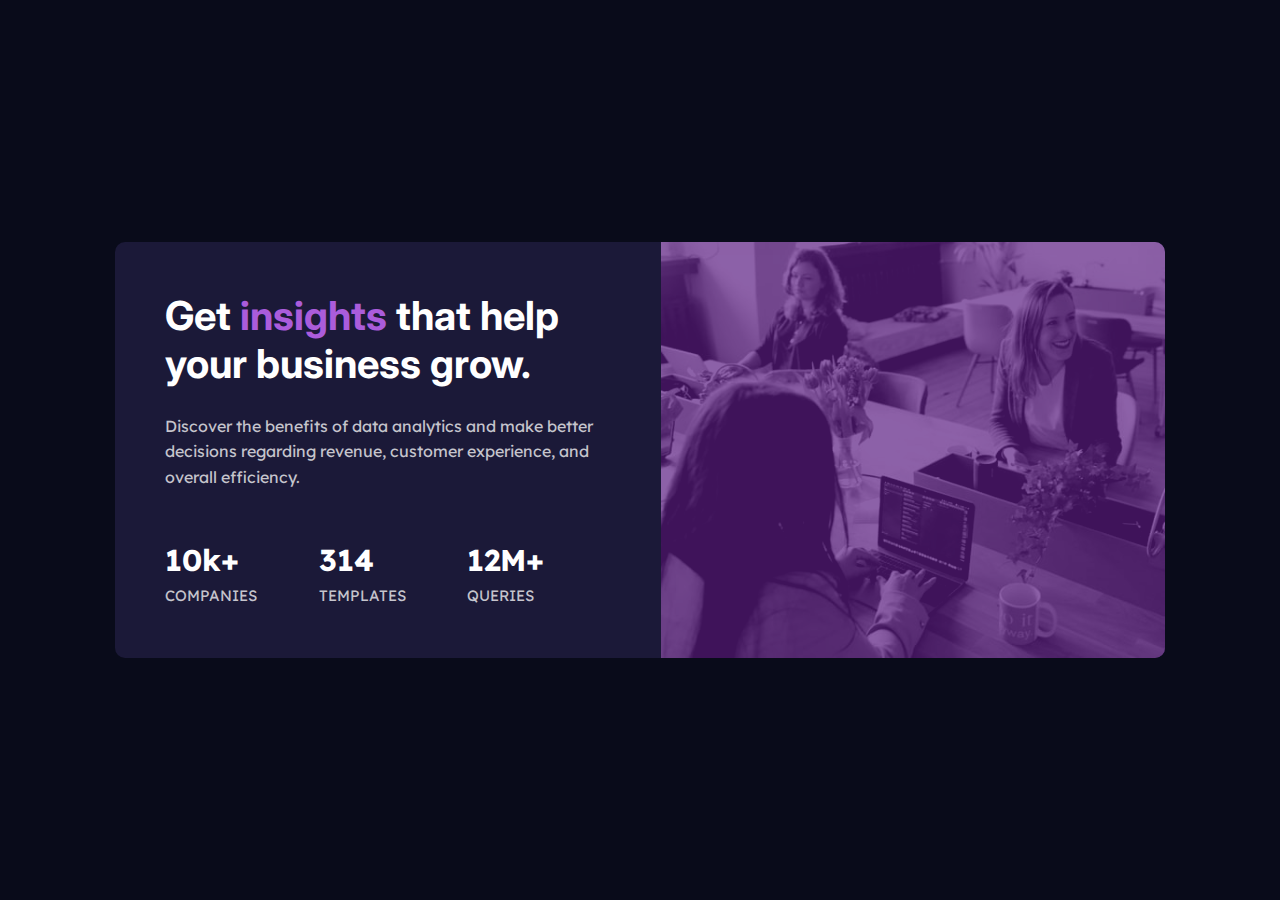
<file: index.html>
<!DOCTYPE html>
<html lang="en">
	<head>
		<meta charset="UTF-8" />
		<meta name="viewport" content="width=device-width, initial-scale=1.0" />
		<!-- displays site properly based on user's device -->
		<!-- Fonts -->
		<link rel="preconnect" href="https://fonts.gstatic.com" />
		<link
			href="https://fonts.googleapis.com/css2?family=Inter:wght@400;700&family=Lexend+Deca&display=swap"
			rel="stylesheet"
		/>
		<!-- CSS -->
		<link rel="stylesheet" href="css/main.css" />
		<link rel="icon" type="image/png" sizes="32x32" href="./images/favicon-32x32.png" />
		<title>Frontend Mentor | Stats preview card component</title>
	</head>
	<body>
		<main>
			<div class="container">
				<div class="card-preview">
					<section class="card-preview__img">
						<img
							srcset="img/image-header-desktop.jpg, img/image-header-mobile.jpg"
							src="img/image-header-desktop.jpg"
							alt="People in a co-working space"
						/>
					</section>
					<section class="card-preview__content">
						<h1 class="card-preview__title">
							Get <span class="highlight">insights</span> that help your business grow.
						</h1>
						<p class="card-preview__text">
							Discover the benefits of data analytics and make better decisions regarding revenue,
							customer experience, and overall efficiency.
						</p>
						<div class="card-preview__stats">
							<div class="card-preview__stats--icon">
								<p class="card-preview__stats--title">10k+</p>
								<p class="card-preview__stats--text">companies</p>
							</div>
							<div class="card-preview__stats--icon">
								<p class="card-preview__stats--title">314</p>
								<p class="card-preview__stats--text">templates</p>
							</div>
							<div class="card-preview__stats--icon">
								<p class="card-preview__stats--title">12M+</p>
								<p class="card-preview__stats--text">queries</p>
							</div>
						</div>
					</section>
				</div>
			</div>
		</main>
	</body>
</html>
</file>
<file: css/main.css>
@charset "UTF-8";
*,
*:before,
*:after {
  -webkit-box-sizing: inherit;
          box-sizing: inherit;
}

html {
  -webkit-box-sizing: border-box;
          box-sizing: border-box;
  font-size: 16px;
}

body {
  margin: 0;
  background-color: #090b1a;
}

img {
  max-width: 100%;
  display: block;
}

@media (min-width: 720px) {
  html {
    font-size: 18px;
  }
}

@media (min-width: 1140px) {
  html {
    font-size: 20px;
  }
}

body {
  font-family: "Lexend Deca", sans-serif;
  line-height: 1.6;
}

h1,
h2,
h3,
h4,
h5,
h6 {
  font-family: "Inter", serif;
}

.highlight {
  color: #aa5cdb;
}

.btn {
  display: inline-block;
  padding: 0.75rem 1.5rem;
  border-radius: 0;
  text-transform: uppercase;
  letter-spacing: 0.1rem;
  font-weight: 600;
  border: 2px solid black;
}

.btn__primary {
  background-color: white;
  color: black;
}

.btn__primary:hover, .btn__primary:focus, .btn__primary:active {
  background-color: black;
  color: white;
}

.btn__primary:focus {
  -webkit-box-shadow: 0 0 0 0.25rem white;
          box-shadow: 0 0 0 0.25rem white;
}

.card-preview {
  background-color: #1b1938;
  color: white;
  border-radius: 10px;
  max-width: 540px;
  margin: 0 auto;
}

.card-preview__content {
  display: -webkit-box;
  display: -ms-flexbox;
  display: flex;
  padding: 2.5rem 3.5rem;
}

.card-preview__img {
  background: #5b1c82;
  overflow: hidden;
}

.card-preview__img img {
  -o-object-fit: cover;
     object-fit: cover;
  opacity: 0.3;
  -webkit-filter: contrast(1.2);
          filter: contrast(1.2);
}

.card-preview__img,
.card.preview__img img {
  border-top-left-radius: 10px;
  border-top-right-radius: 10px;
}

.card-preview__content {
  display: -webkit-box;
  display: -ms-flexbox;
  display: flex;
  -webkit-box-orient: vertical;
  -webkit-box-direction: normal;
      -ms-flex-direction: column;
          flex-direction: column;
  text-align: center;
}

.card-preview__title {
  font-size: 1.75rem;
  line-height: 1.2;
  margin-bottom: 0.5rem;
  margin-top: 0;
}

.card-preview__text {
  color: rgba(255, 255, 255, 0.75);
  font-size: 0.95rem;
}

.card-preview__stats--title {
  color: white;
  font-size: 1.5rem;
  margin-bottom: 0;
  font-weight: 700;
}

.card-preview__stats--text {
  color: rgba(255, 255, 255, 0.75);
  margin: 0;
  text-transform: uppercase;
  font-size: 0.75rem;
  font-weight: 400;
}

@media (min-width: 1000px) {
  .card-preview {
    display: -webkit-box;
    display: -ms-flexbox;
    display: flex;
    -webkit-box-orient: horizontal;
    -webkit-box-direction: reverse;
        -ms-flex-direction: row-reverse;
            flex-direction: row-reverse;
    max-height: 350px;
    max-width: 1050px;
  }
  .card-preview__content {
    width: 52%;
  }
  .card-preview__img {
    width: 48%;
  }
  .card-preview__content {
    padding: 1.8rem 2.5rem;
  }
  .card-preview__title, .card-preview__text, .card-preview__stats--icon {
    text-align: start;
  }
  .card-preview__title {
    margin-top: 0;
    font-size: 2rem;
  }
  .card-preview__text {
    font-size: 0.8rem;
    max-width: 430px;
  }
  .card-preview__stats {
    display: -webkit-box;
    display: -ms-flexbox;
    display: flex;
    -webkit-box-orient: horizontal;
    -webkit-box-direction: normal;
        -ms-flex-direction: row;
            flex-direction: row;
    -webkit-box-pack: justify;
        -ms-flex-pack: justify;
            justify-content: space-between;
    width: 85%;
  }
  .card-preview__img,
  .card.preview__img img {
    border-bottom-right-radius: 10px;
    border-top-right-radius: 10px;
    border-top-left-radius: 0;
  }
}

@media (min-width: 1100px) {
  .card-preview {
    max-height: none;
  }
  .card-preview__content {
    padding: 2.5rem;
  }
}

.image--shadow {
  box-shadow: 25px 25px 0px 0px #1b1938;
  -webkit-box-shadow: 25px 25px 0px 0px #1b1938;
  -moz-box-shadow: 25px 25px 0px 0px #1b1938;
}

.container {
  width: 90%;
  margin: 0 auto;
}

/*  
Bootstrap: Override colores navbar

// Agrega margin a los nav-links en desktop 
@media(min-width: 996px) {
    .nav-item {
        margin-left: 1.2rem !important;
    }
}

// Override color a los nav-links
.navbar-dark, 
.navbar-brand,
.navbar-nav,
.nav-link {
    color: $primary !important;

    &:hover,
    &:focus {
        color: $secondary !important;
    }
}

// Color para mostrar página activa en navbar
.active {
    font-weight: 700;
    color: $white !important;
}

// Override color del navbar-toggler
.navbar-dark, 
.navbar-toggler {
    color: $primary;

    &:hover,
    &:focus {
        color: $primary;
    }
}
*/
.attribution {
  color: rgba(255, 255, 255, 0.75);
  margin-top: 2rem;
}

.attribution a:link {
  color: #aa5cdb;
}

.attribution a:visited {
  color: #d6b0ee;
}

main {
  padding: 2rem 0;
  display: -webkit-box;
  display: -ms-flexbox;
  display: flex;
  -webkit-box-orient: vertical;
  -webkit-box-direction: normal;
      -ms-flex-direction: column;
          flex-direction: column;
  -ms-flex-line-pack: center;
      align-content: center;
  -webkit-box-pack: center;
      -ms-flex-pack: center;
          justify-content: center;
}

@media (min-width: 1000px) {
  main {
    height: 100vh;
  }
}
/*# sourceMappingURL=main.css.map */
</file>
